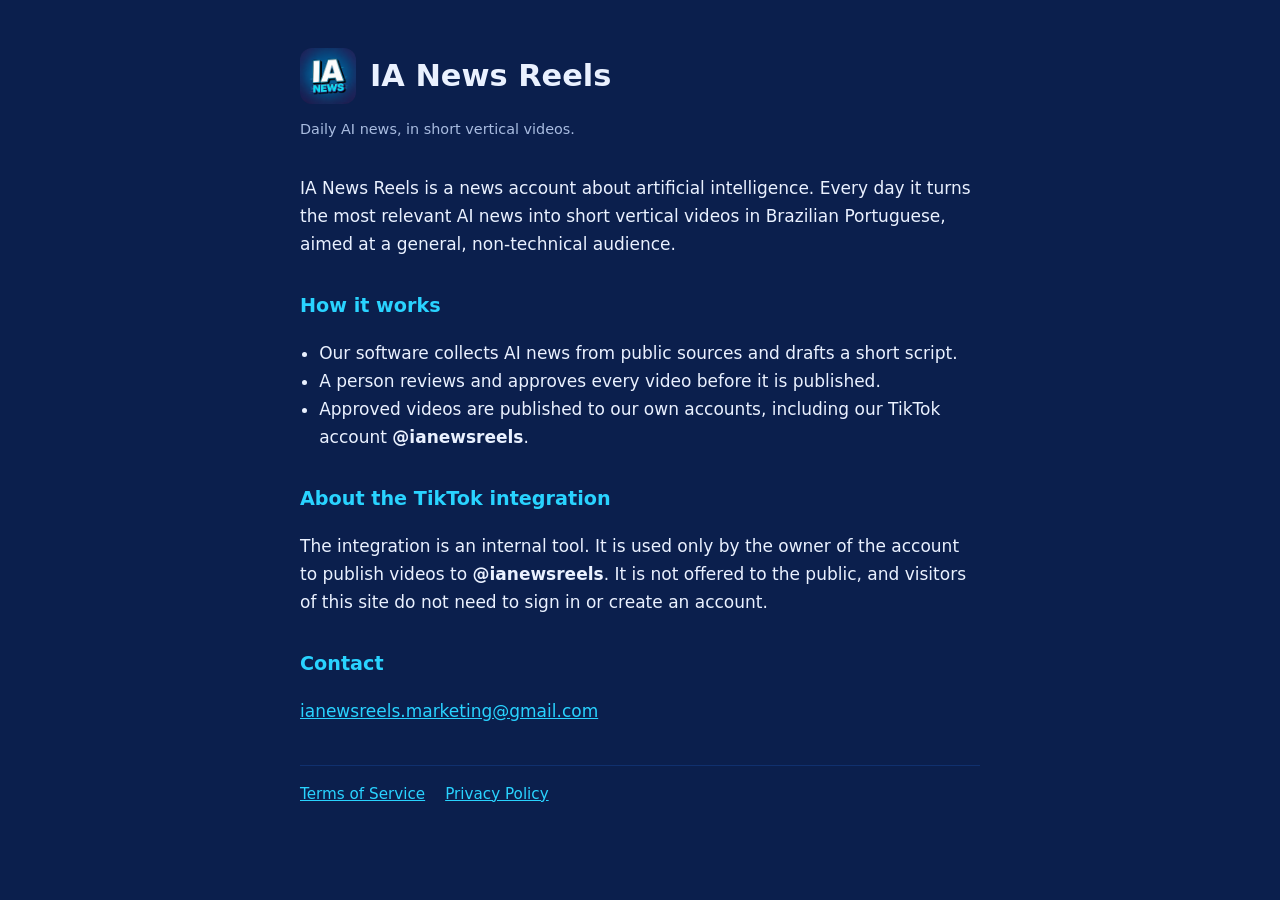
<file: index.html>
<!doctype html>
<html lang="en">
<head>
  <meta charset="utf-8">
  <meta name="viewport" content="width=device-width, initial-scale=1">
  <title>IA News Reels</title>
  <meta name="description" content="IA News Reels publishes short vertical videos with daily AI news.">
  <link rel="icon" href="logo.png">
  <link rel="stylesheet" href="style.css">
</head>
<body>
<main>
  <header>
    <div class="marca">
      <img src="logo.png" alt="IA News Reels logo">
      <h1>IA News Reels</h1>
    </div>
    <p class="data">Daily AI news, in short vertical videos.</p>
  </header>

  <p>
    IA News Reels is a news account about artificial intelligence. Every day it
    turns the most relevant AI news into short vertical videos in Brazilian
    Portuguese, aimed at a general, non-technical audience.
  </p>

  <h2>How it works</h2>
  <ul>
    <li>Our software collects AI news from public sources and drafts a short script.</li>
    <li>A person reviews and approves every video before it is published.</li>
    <li>Approved videos are published to our own accounts, including our TikTok
        account <strong>@ianewsreels</strong>.</li>
  </ul>

  <h2>About the TikTok integration</h2>
  <p>
    The integration is an internal tool. It is used only by the owner of the
    account to publish videos to <strong>@ianewsreels</strong>. It is not offered
    to the public, and visitors of this site do not need to sign in or create an
    account.
  </p>

  <h2>Contact</h2>
  <p><a href="mailto:ianewsreels.marketing@gmail.com">ianewsreels.marketing@gmail.com</a></p>

  <nav>
    <a href="terms.html">Terms of Service</a>
    <a href="privacy.html">Privacy Policy</a>
  </nav>
</main>
</body>
</html>
</file>
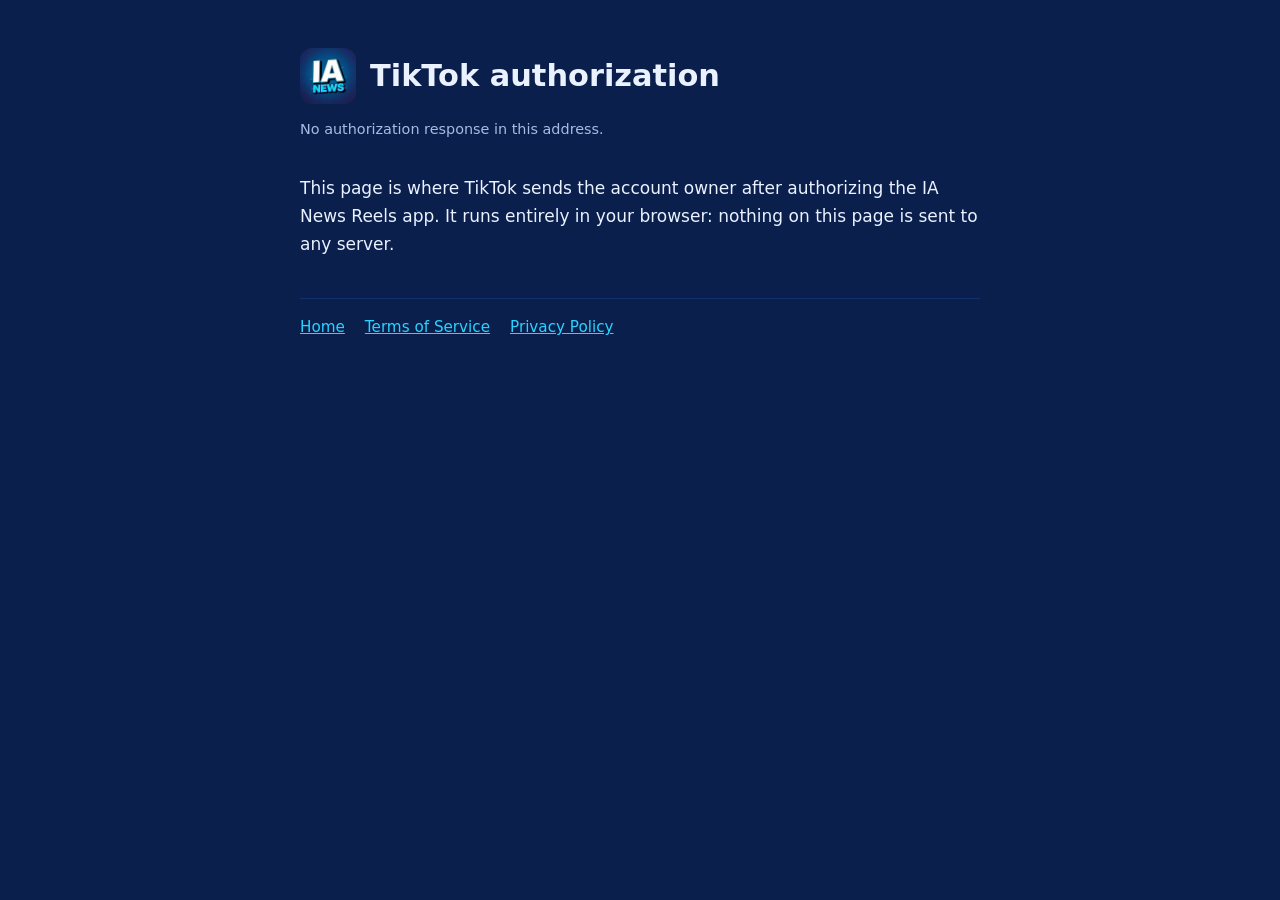
<file: callback.html>
<!doctype html>
<html lang="en">
<head>
  <meta charset="utf-8">
  <meta name="viewport" content="width=device-width, initial-scale=1">
  <meta name="robots" content="noindex">
  <title>Authorization · IA News Reels</title>
  <link rel="icon" href="logo.png">
  <link rel="stylesheet" href="style.css">
</head>
<body>
<main>
  <header>
    <div class="marca">
      <img src="logo.png" alt="IA News Reels logo">
      <h1>TikTok authorization</h1>
    </div>
    <p class="data" id="estado">Reading the response from TikTok…</p>
  </header>

  <p>
    This page is where TikTok sends the account owner after authorizing the
    IA News Reels app. It runs entirely in your browser: nothing on this page is
    sent to any server.
  </p>

  <div id="resultado" hidden>
    <h2>Authorization code</h2>
    <p>Copy the code below and give it to the publishing software. It is used once.</p>
    <p><textarea id="codigo" rows="3" readonly style="width:100%;font:inherit;padding:10px"></textarea></p>
    <p><button id="copiar" type="button">Copy code</button></p>
  </div>

  <nav>
    <a href="index.html">Home</a>
    <a href="terms.html">Terms of Service</a>
    <a href="privacy.html">Privacy Policy</a>
  </nav>
</main>
<script>
  const q = new URLSearchParams(location.search);
  const estado = document.getElementById("estado");
  const code = q.get("code");
  if (code) {
    estado.textContent = "Authorization received.";
    document.getElementById("codigo").value = code;
    document.getElementById("resultado").hidden = false;
    document.getElementById("copiar").onclick = () => {
      navigator.clipboard.writeText(code).then(() => estado.textContent = "Code copied.");
    };
  } else if (q.get("error")) {
    estado.textContent = "TikTok returned an error: " + (q.get("error_description") || q.get("error"));
  } else {
    estado.textContent = "No authorization response in this address.";
  }
</script>
</body>
</html>
</file>
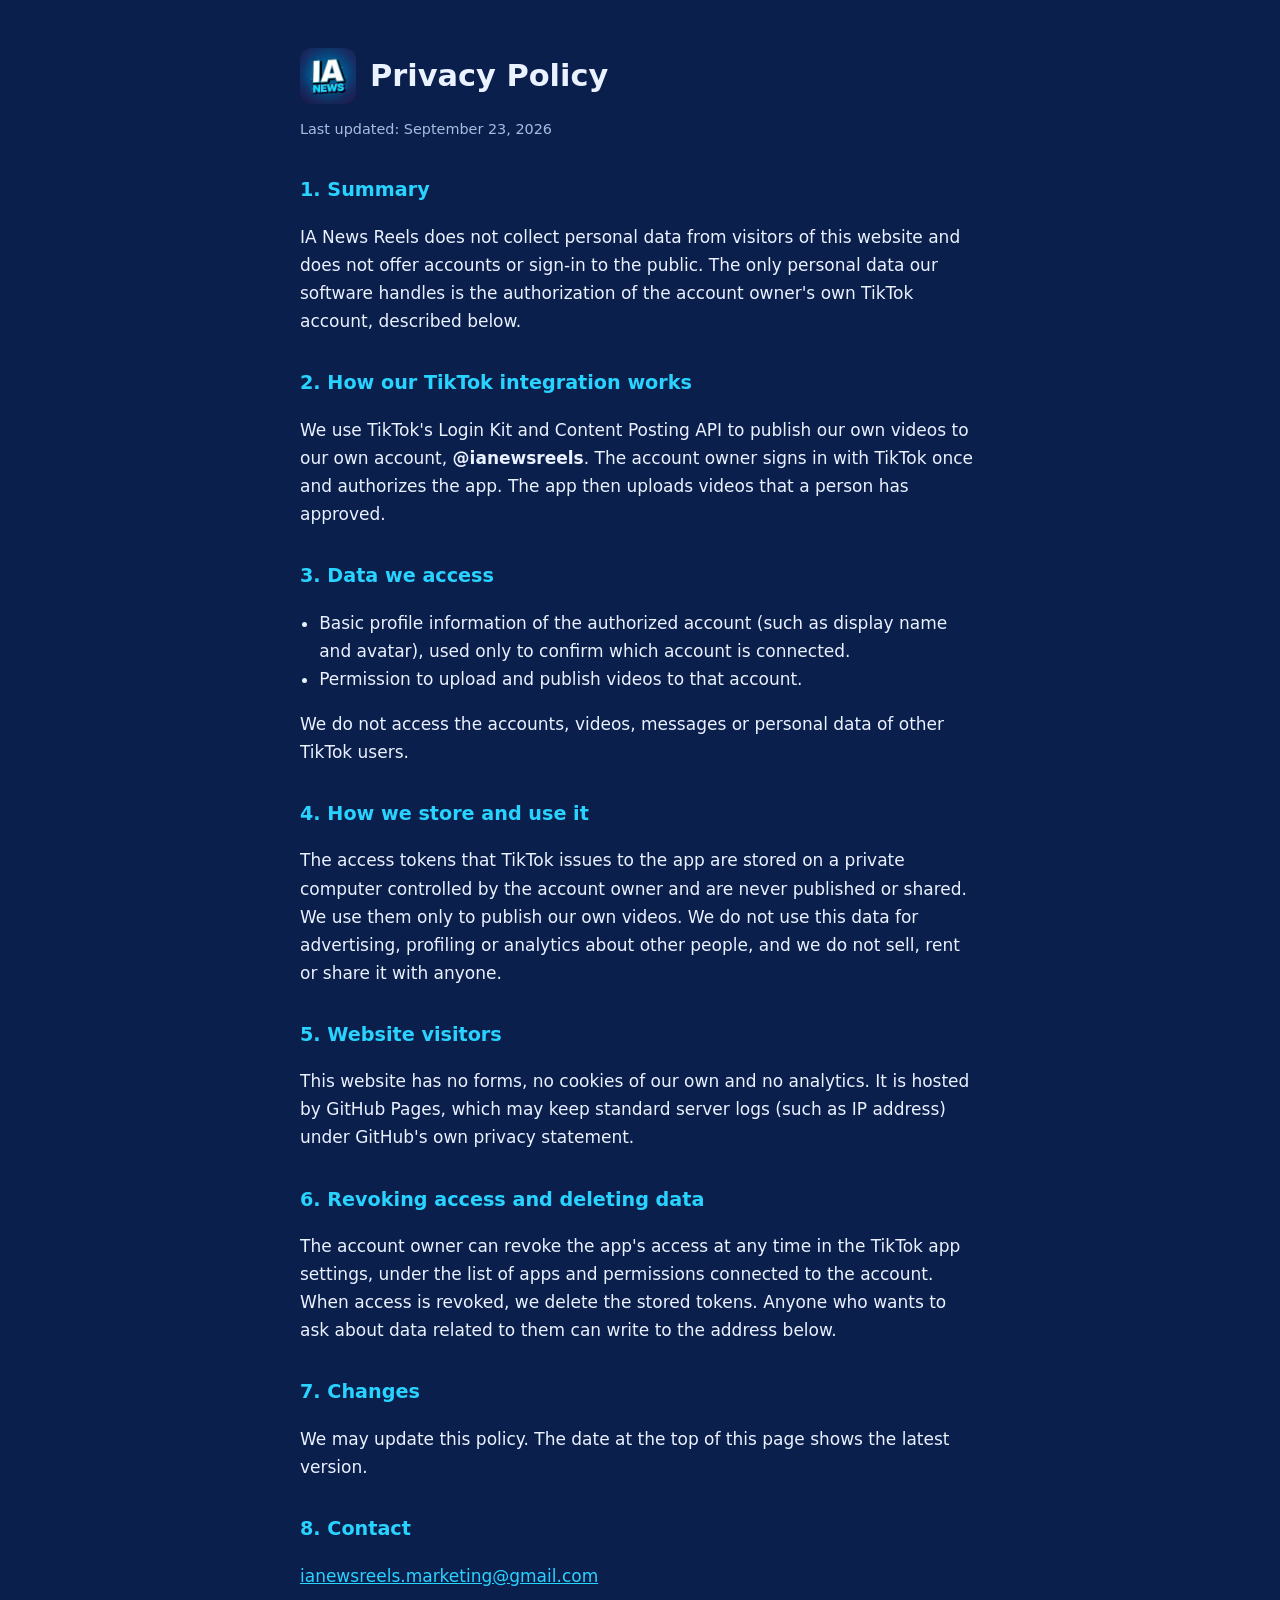
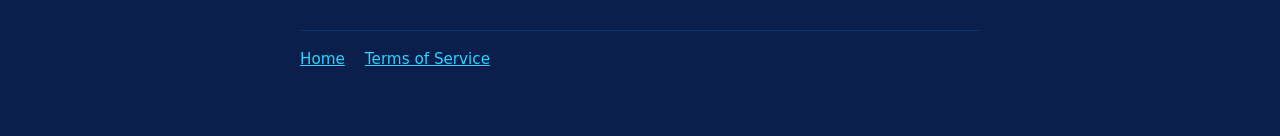
<file: privacy.html>
<!doctype html>
<html lang="en">
<head>
  <meta charset="utf-8">
  <meta name="viewport" content="width=device-width, initial-scale=1">
  <title>Privacy Policy · IA News Reels</title>
  <link rel="icon" href="logo.png">
  <link rel="stylesheet" href="style.css">
</head>
<body>
<main>
  <header>
    <div class="marca">
      <img src="logo.png" alt="IA News Reels logo">
      <h1>Privacy Policy</h1>
    </div>
    <p class="data">Last updated: September 23, 2026</p>
  </header>

  <h2>1. Summary</h2>
  <p>
    IA News Reels does not collect personal data from visitors of this website and
    does not offer accounts or sign-in to the public. The only personal data our
    software handles is the authorization of the account owner's own TikTok
    account, described below.
  </p>

  <h2>2. How our TikTok integration works</h2>
  <p>
    We use TikTok's Login Kit and Content Posting API to publish our own videos to
    our own account, <strong>@ianewsreels</strong>. The account owner signs in with
    TikTok once and authorizes the app. The app then uploads videos that a person
    has approved.
  </p>

  <h2>3. Data we access</h2>
  <ul>
    <li>Basic profile information of the authorized account (such as display name
        and avatar), used only to confirm which account is connected.</li>
    <li>Permission to upload and publish videos to that account.</li>
  </ul>
  <p>
    We do not access the accounts, videos, messages or personal data of other
    TikTok users.
  </p>

  <h2>4. How we store and use it</h2>
  <p>
    The access tokens that TikTok issues to the app are stored on a private
    computer controlled by the account owner and are never published or shared.
    We use them only to publish our own videos. We do not use this data for
    advertising, profiling or analytics about other people, and we do not sell,
    rent or share it with anyone.
  </p>

  <h2>5. Website visitors</h2>
  <p>
    This website has no forms, no cookies of our own and no analytics. It is
    hosted by GitHub Pages, which may keep standard server logs (such as IP
    address) under GitHub's own privacy statement.
  </p>

  <h2>6. Revoking access and deleting data</h2>
  <p>
    The account owner can revoke the app's access at any time in the TikTok app
    settings, under the list of apps and permissions connected to the account.
    When access is revoked, we delete the stored tokens. Anyone who wants to ask
    about data related to them can write to the address below.
  </p>

  <h2>7. Changes</h2>
  <p>
    We may update this policy. The date at the top of this page shows the latest
    version.
  </p>

  <h2>8. Contact</h2>
  <p><a href="mailto:ianewsreels.marketing@gmail.com">ianewsreels.marketing@gmail.com</a></p>

  <nav>
    <a href="index.html">Home</a>
    <a href="terms.html">Terms of Service</a>
  </nav>
</main>
</body>
</html>
</file>
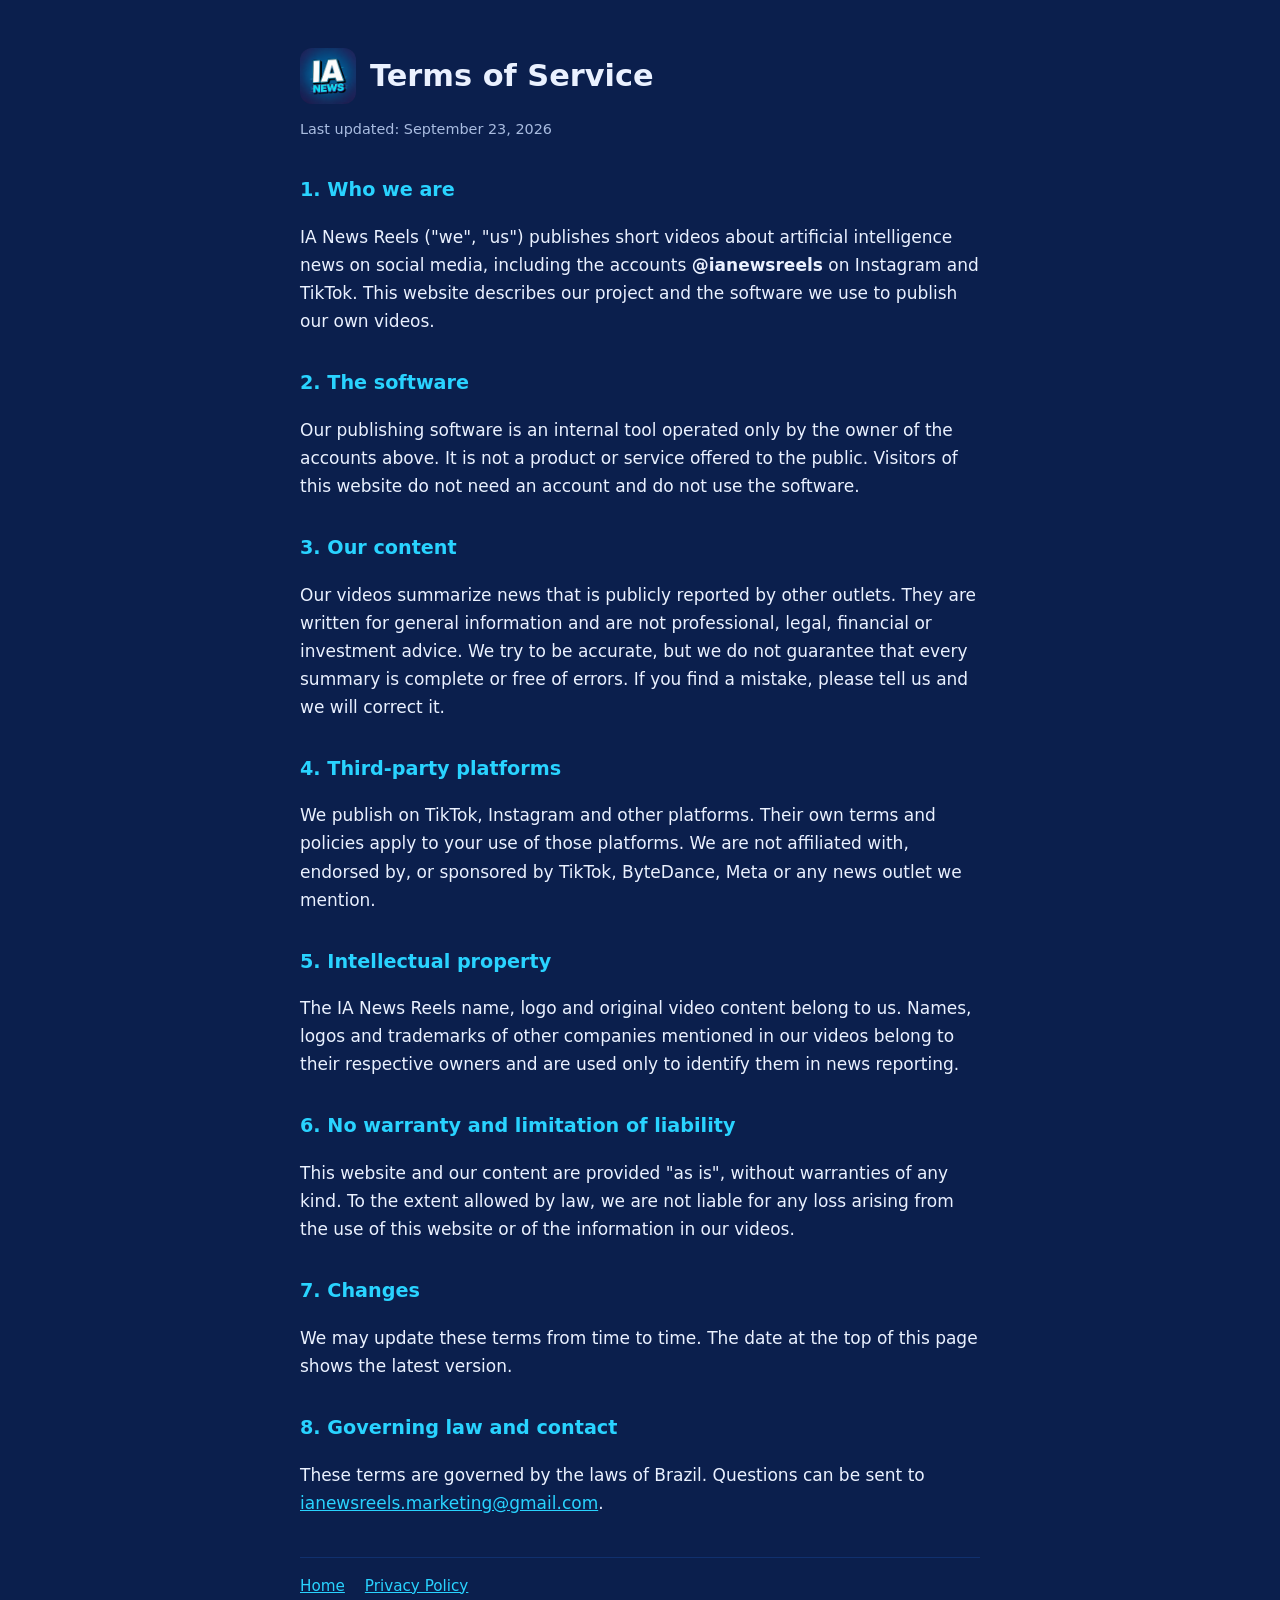
<file: terms.html>
<!doctype html>
<html lang="en">
<head>
  <meta charset="utf-8">
  <meta name="viewport" content="width=device-width, initial-scale=1">
  <title>Terms of Service · IA News Reels</title>
  <link rel="icon" href="logo.png">
  <link rel="stylesheet" href="style.css">
</head>
<body>
<main>
  <header>
    <div class="marca">
      <img src="logo.png" alt="IA News Reels logo">
      <h1>Terms of Service</h1>
    </div>
    <p class="data">Last updated: September 23, 2026</p>
  </header>

  <h2>1. Who we are</h2>
  <p>
    IA News Reels ("we", "us") publishes short videos about artificial
    intelligence news on social media, including the accounts
    <strong>@ianewsreels</strong> on Instagram and TikTok. This website describes
    our project and the software we use to publish our own videos.
  </p>

  <h2>2. The software</h2>
  <p>
    Our publishing software is an internal tool operated only by the owner of the
    accounts above. It is not a product or service offered to the public. Visitors
    of this website do not need an account and do not use the software.
  </p>

  <h2>3. Our content</h2>
  <p>
    Our videos summarize news that is publicly reported by other outlets. They are
    written for general information and are not professional, legal, financial or
    investment advice. We try to be accurate, but we do not guarantee that every
    summary is complete or free of errors. If you find a mistake, please tell us
    and we will correct it.
  </p>

  <h2>4. Third-party platforms</h2>
  <p>
    We publish on TikTok, Instagram and other platforms. Their own terms and
    policies apply to your use of those platforms. We are not affiliated with,
    endorsed by, or sponsored by TikTok, ByteDance, Meta or any news outlet we
    mention.
  </p>

  <h2>5. Intellectual property</h2>
  <p>
    The IA News Reels name, logo and original video content belong to us. Names,
    logos and trademarks of other companies mentioned in our videos belong to their
    respective owners and are used only to identify them in news reporting.
  </p>

  <h2>6. No warranty and limitation of liability</h2>
  <p>
    This website and our content are provided "as is", without warranties of any
    kind. To the extent allowed by law, we are not liable for any loss arising from
    the use of this website or of the information in our videos.
  </p>

  <h2>7. Changes</h2>
  <p>
    We may update these terms from time to time. The date at the top of this page
    shows the latest version.
  </p>

  <h2>8. Governing law and contact</h2>
  <p>
    These terms are governed by the laws of Brazil. Questions can be sent to
    <a href="mailto:ianewsreels.marketing@gmail.com">ianewsreels.marketing@gmail.com</a>.
  </p>

  <nav>
    <a href="index.html">Home</a>
    <a href="privacy.html">Privacy Policy</a>
  </nav>
</main>
</body>
</html>
</file>
<file: style.css>
:root {
  --fundo: #0b1f4d;
  --painel: #10306e;
  --texto: #eaf1ff;
  --suave: #a9bce0;
  --destaque: #29d3ff;
}

* { box-sizing: border-box; }

body {
  margin: 0;
  background: var(--fundo);
  color: var(--texto);
  font: 17px/1.65 Inter, system-ui, -apple-system, "Segoe UI", Roboto, sans-serif;
}

main {
  max-width: 720px;
  margin: 0 auto;
  padding: 48px 20px 64px;
}

header { margin-bottom: 32px; }

.marca {
  display: flex;
  align-items: center;
  gap: 14px;
  margin-bottom: 8px;
}

.marca img { width: 56px; height: 56px; border-radius: 12px; }

h1 { font-size: 1.9rem; line-height: 1.2; margin: 0; }
h2 { font-size: 1.2rem; margin: 2rem 0 .4rem; color: var(--destaque); }
p, li { color: var(--texto); }
ul { padding-left: 1.2rem; }
.data { color: var(--suave); font-size: .9rem; }

a { color: var(--destaque); }

nav {
  margin-top: 40px;
  padding-top: 16px;
  border-top: 1px solid var(--painel);
  display: flex;
  flex-wrap: wrap;
  gap: 8px 20px;
  font-size: .95rem;
}
</file>
